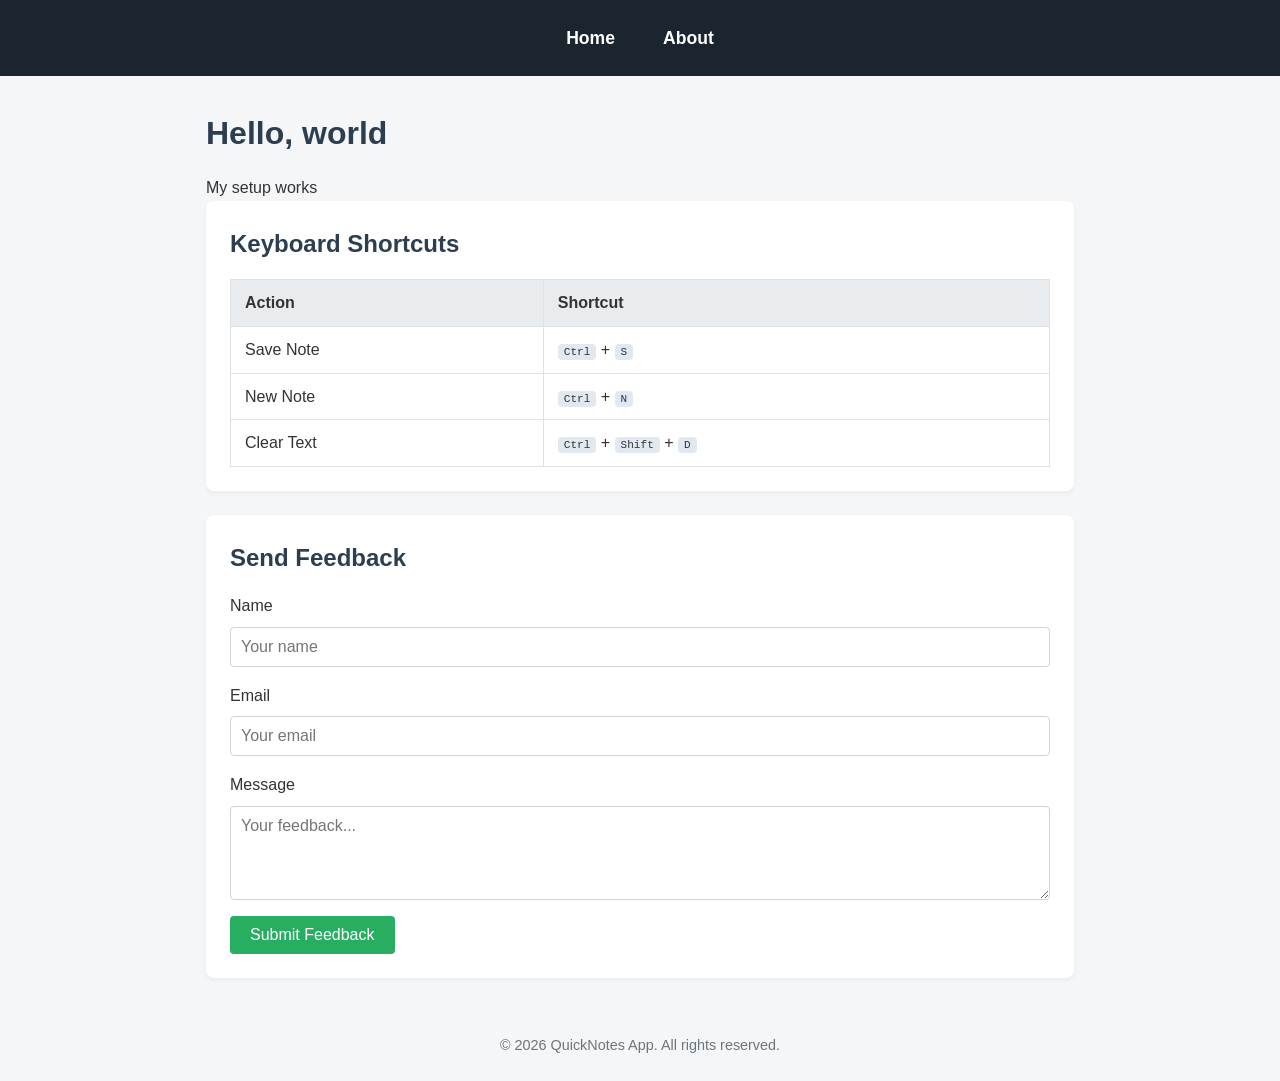
<file: day2/index.html>
<!DOCTYPE html>
<html lang="en">
<head>
    <meta charset="UTF-8">
    <meta name="viewport" content="width=device-width, initial-scale=1.0">
    <title>Home - QuickNotes</title>
    <link rel="stylesheet" href="style.css" />
</head>
<body>
    <header>
        <nav class="navbar">
            <ul>
                <li class="note"><a href="index.html">Home</a></li>
                <li class="note"><a href="about.html">About</a></li>
            </ul>
        </nav>
    </header>

    <main>
        <h1>Hello, world</h1> 
        <p>My setup works</p>

        <section>
            <h2>Keyboard Shortcuts</h2>
            <table class="shortcuts-table">
                <thead>
                    <tr>
                        <th>Action</th>
                        <th>Shortcut</th>
                    </tr>
                </thead>
                <tbody>
                    <tr>
                        <td>Save Note</td>
                        <td><kbd>Ctrl</kbd> + <kbd>S</kbd></td>
                    </tr>
                    <tr>
                        <td>New Note</td>
                        <td><kbd>Ctrl</kbd> + <kbd>N</kbd></td>
                    </tr>
                    <tr>
                        <td>Clear Text</td>
                        <td><kbd>Ctrl</kbd> + <kbd>Shift</kbd> + <kbd>D</kbd></td>
                    </tr>
                </tbody>
            </table>
        </section>

        <section>
            <h2>Send Feedback</h2>
            <form class="feedback-form">
                <div class="form-group">
                    <label for="name">Name</label>
                    <input type="text" id="name" name="name" required placeholder="Your name">
                </div>
                <div class="form-group">
                    <label for="email">Email</label>
                    <input type="email" id="email" name="email" required placeholder="Your email">
                </div>
                <div class="form-group">
                    <label for="message">Message</label>
                    <textarea id="message" name="message" rows="4" placeholder="Your feedback..."></textarea>
                </div>
                <button type="submit" class="btn">Submit Feedback</button>
            </form>
        </section>
    </main>

    <footer>
        <p>&copy; 2026 QuickNotes App. All rights reserved.</p>
    </footer>
</body>
</html>
</file>
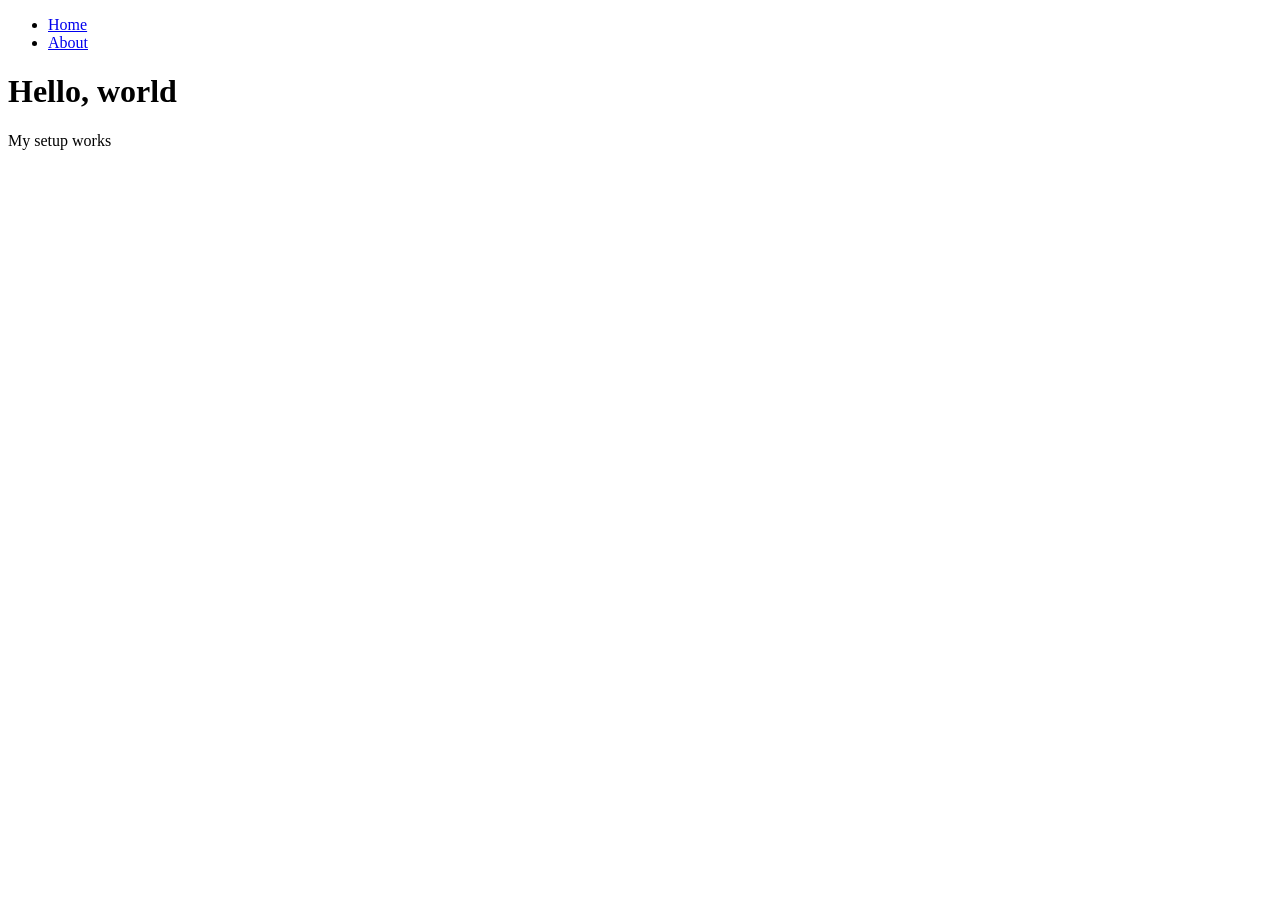
<file: web-foundations/practice/index.html>
<!DOCTYPE html>
<html lang="en">
<head>
    <meta charset="UTF-8">
    <title>Setup Test</title>
</head>
<body>
    <header>
        <nav class="navbar">
            <ul>
                <li><a href="index.html">Home</a></li>
                <li><a href="about.html">About</a></li>
            </ul>
        </nav>
    </header>

    <h1>Hello, world</h1> 
    <p>My setup works</p>
</body>
</html>
</file>
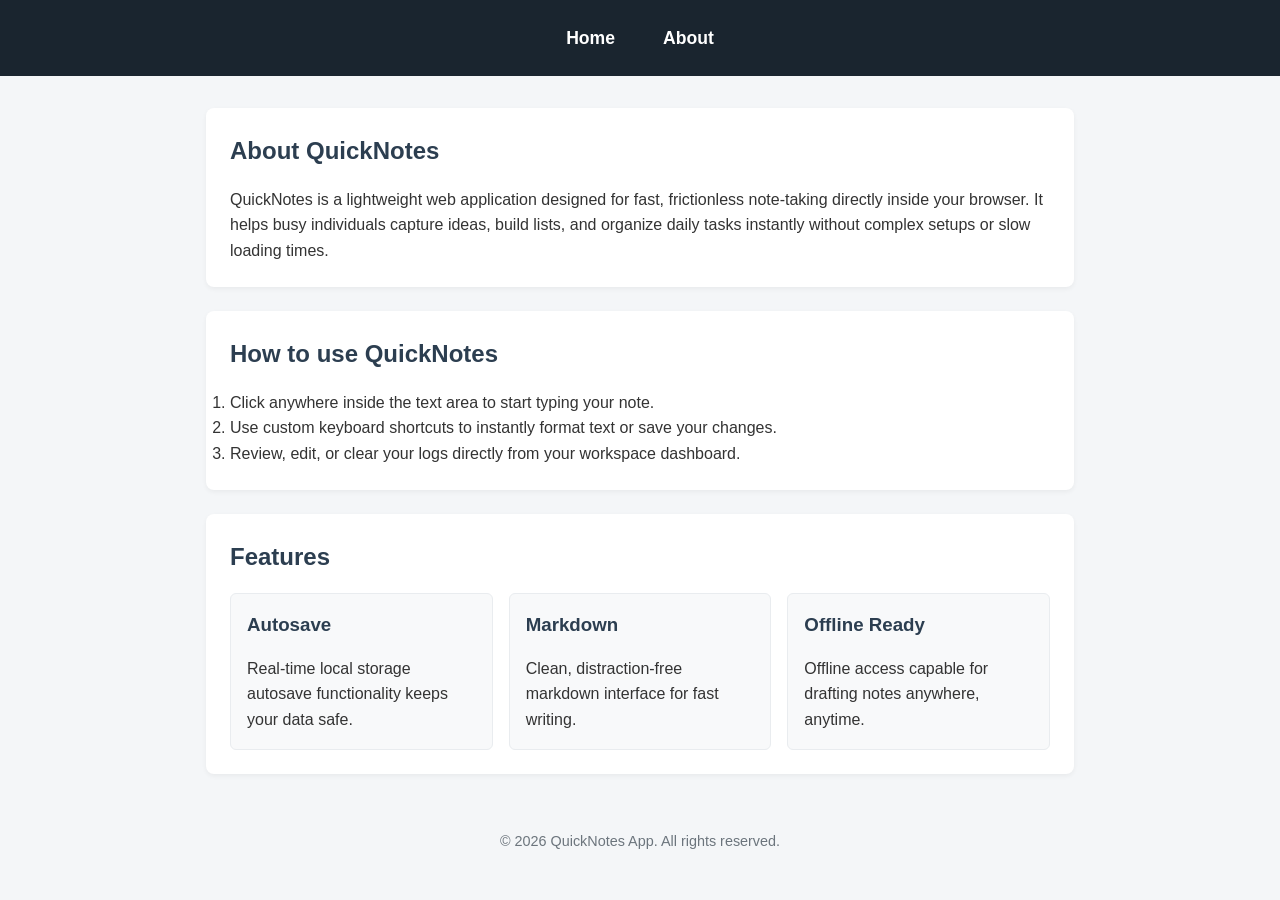
<file: day2/about.html>
<!DOCTYPE html>
<html lang="en">
<head>
    <meta charset="UTF-8">
    <meta name="viewport" content="width=device-width, initial-scale=1.0">
    <title>About QuickNotes</title>
    <link rel="stylesheet" href="style.css">
</head>
<body>

    <header>
        <nav class="navbar">
            <ul>
                <li><a href="index.html">Home</a></li>
                <li><a href="about.html">About</a></li>
            </ul>
        </nav>
    </header>

    <main>
        <section>
            <h1>About QuickNotes</h1>
            <p>QuickNotes is a lightweight web application designed for fast, frictionless note-taking directly inside your browser. It helps busy individuals capture ideas, build lists, and organize daily tasks instantly without complex setups or slow loading times.</p>
        </section>

        <section>
            <h2>How to use QuickNotes</h2>
            <ol>
                <li>Click anywhere inside the text area to start typing your note.</li>
                <li>Use custom keyboard shortcuts to instantly format text or save your changes.</li>
                <li>Review, edit, or clear your logs directly from your workspace dashboard.</li>
            </ol>
        </section>

        <section>
            <h2>Features</h2>
            <ul class="features">
                <li>
                    <h3>Autosave</h3>
                    <p>Real-time local storage autosave functionality keeps your data safe.</p>
                </li>
                <li>
                    <h3>Markdown</h3>
                    <p>Clean, distraction-free markdown interface for fast writing.</p>
                </li>
                <li>
                    <h3>Offline Ready</h3>
                    <p>Offline access capable for drafting notes anywhere, anytime.</p>
                </li>
            </ul>
        </section>
    </main>

    <footer>
        <p>&copy; 2026 QuickNotes App. All rights reserved.</p>
    </footer>

</body>
</html>
</file>
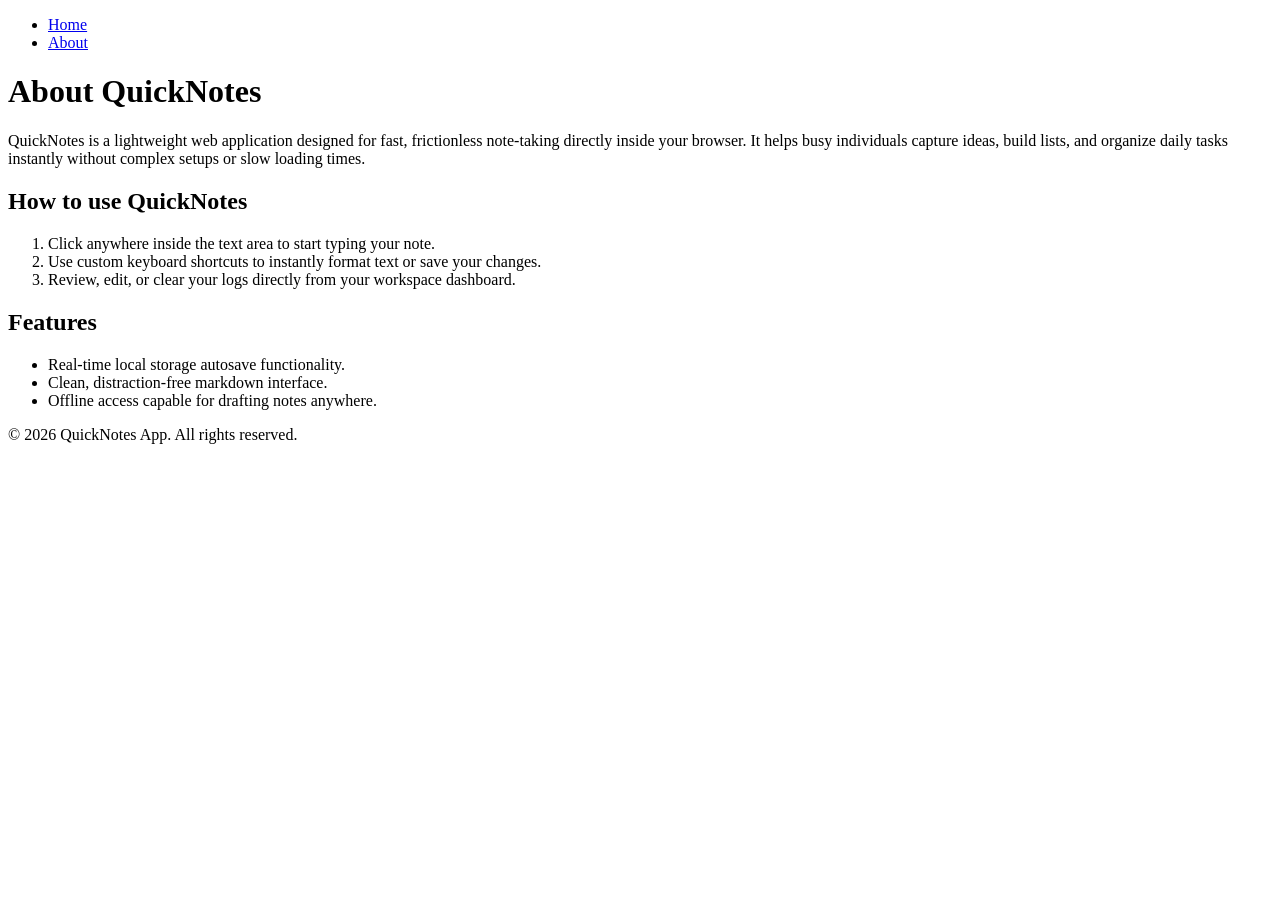
<file: web-foundations/practice/about.html>
<!DOCTYPE html>
<html lang="en">
<head>
    <meta charset="UTF-8">
    <meta name="viewport" content="width=device-width, initial-scale=1.0">
    <title>About QuickNotes</title>
</head>
<body>

  
    <header>
        <nav class="navbar">
            <ul>
                <li><a href="index.html">Home</a></li>
                <li><a href="about.html">About</a></li>
            </ul>
        </nav>
    </header>

    
    <main>
        <h1>About QuickNotes</h1>
        <p>QuickNotes is a lightweight web application designed for fast, frictionless note-taking directly inside your browser. It helps busy individuals capture ideas, build lists, and organize daily tasks instantly without complex setups or slow loading times.</p>

        
        <section>
            <h2>How to use QuickNotes</h2>
            <ol>
                <li>Click anywhere inside the text area to start typing your note.</li>
                <li>Use custom keyboard shortcuts to instantly format text or save your changes.</li>
                <li>Review, edit, or clear your logs directly from your workspace dashboard.</li>
            </ol>
        </section>

        
        <section>
            <h2>Features</h2>
            <ul>
                <li>Real-time local storage autosave functionality.</li>
                <li>Clean, distraction-free markdown interface.</li>
                <li>Offline access capable for drafting notes anywhere.</li>
            </ul>
        </section>

      
    
    </main>

    <footer>
        <p>&copy; 2026 QuickNotes App. All rights reserved.</p>
    </footer>

</body>
</html>
</file>
<file: day2/style.css>
/* 1. Reset and Base Body Styles */
*, *::before, *::after {
    box-sizing: border-box;
    margin: 0;
    padding: 0;
}

body {
    font-family: Arial, sans-serif;
    line-height: 1.6;
    color: #333;
    background-color: #f4f6f8;
}

/* 2. Header Styles */
header {
    background-color: #1a252f;
    padding: 1.5rem 1rem;
    font-size: 1.1rem;
    text-align: center;
}

/* 3. Navigation Bar (Flexbox Layout) */
.navbar ul {
    display: flex;
    justify-content: center;
    align-items: center;
    gap: 16px;
    list-style: none;
}

.navbar a {
    color: #ffffff;
    text-decoration: none;
    font-weight: 600;
    padding: 8px 16px;
    border-radius: 4px;
    /* 7. Hover effect transition for navigation links */
    transition: background-color 0.3s ease, color 0.3s ease;
}

.navbar a:hover,
.navbar a:focus {
    background-color: #34495e;
    color: #00bcd4;
}

/* 4. Centred Main with Section White Cards */
main {
    max-width: 900px;
    margin: 2rem auto;
    padding: 0 1rem;
}

main section {
    background: #ffffff;
    border-radius: 8px;
    padding: 1.5rem;
    margin-bottom: 1.5rem;
    box-shadow: 0 2px 5px rgba(0, 0, 0, 0.05);
}

h1, h2, h3 {
    margin-bottom: 1rem;
    color: #2c3e50;
}

/* 5. Features List Grid of Cards */
.features {
    display: grid;
    grid-template-columns: repeat(auto-fit, minmax(180px, 1fr));
    gap: 1rem;
    list-style: none;
    padding: 0;
}

.features li {
    background: #f8f9fa;
    border: 1px solid #e9ecef;
    border-radius: 6px;
    padding: 1rem;
}

/* 6. Shortcuts Table Styles */
.shortcuts-table {
    width: 100%;
    border-collapse: collapse;
    margin-top: 1rem;
}

.shortcuts-table th,
.shortcuts-table td {
    border: 1px solid #dee2e6;
    padding: 10px 14px;
    text-align: left;
}

.shortcuts-table th {
    background-color: #e9ecef;
    font-weight: bold;
}

kbd {
    background: #e2e8f0;
    padding: 2px 6px;
    border-radius: 4px;
    font-size: 0.85em;
}

/* 6. Feedback Form Styles */
.feedback-form {
    display: flex;
    flex-direction: column;
    gap: 1rem;
    width: 100%;
}

.form-group {
    display: flex;
    flex-direction: column;
    gap: 0.5rem;
}

.feedback-form input,
.feedback-form textarea {
    width: 100%;
    padding: 10px;
    border: 1px solid #ced4da;
    border-radius: 4px;
    font-size: 1rem;
    font-family: inherit;
}

.feedback-form input:focus,
.feedback-form textarea:focus {
    outline: none;
    border-color: #3498db;
    box-shadow: 0 0 0 3px rgba(52, 152, 219, 0.25);
}

/* 7. Buttons with Transitions */
.btn {
    align-self: flex-start;
    padding: 10px 20px;
    background-color: #27ae60;
    color: #ffffff;
    border: none;
    border-radius: 4px;
    font-size: 1rem;
    cursor: pointer;
    /* Transition applied to button background */
    transition: background-color 0.3s ease, transform 0.1s ease;
}

.btn:hover {
    background-color: #219150;
}

.btn:active {
    transform: scale(0.98);
}

footer {
    text-align: center;
    padding: 1.5rem 0;
    color: #6c757d;
    font-size: 0.9rem;
}

/* 8. Media Query for Small Screens */
@media (max-width: 600px) {
    header {
        font-size: 0.9rem;
        padding: 0.75rem 0.5rem;
    }

    .btn {
        width: 100%;
    }
}
</file>
